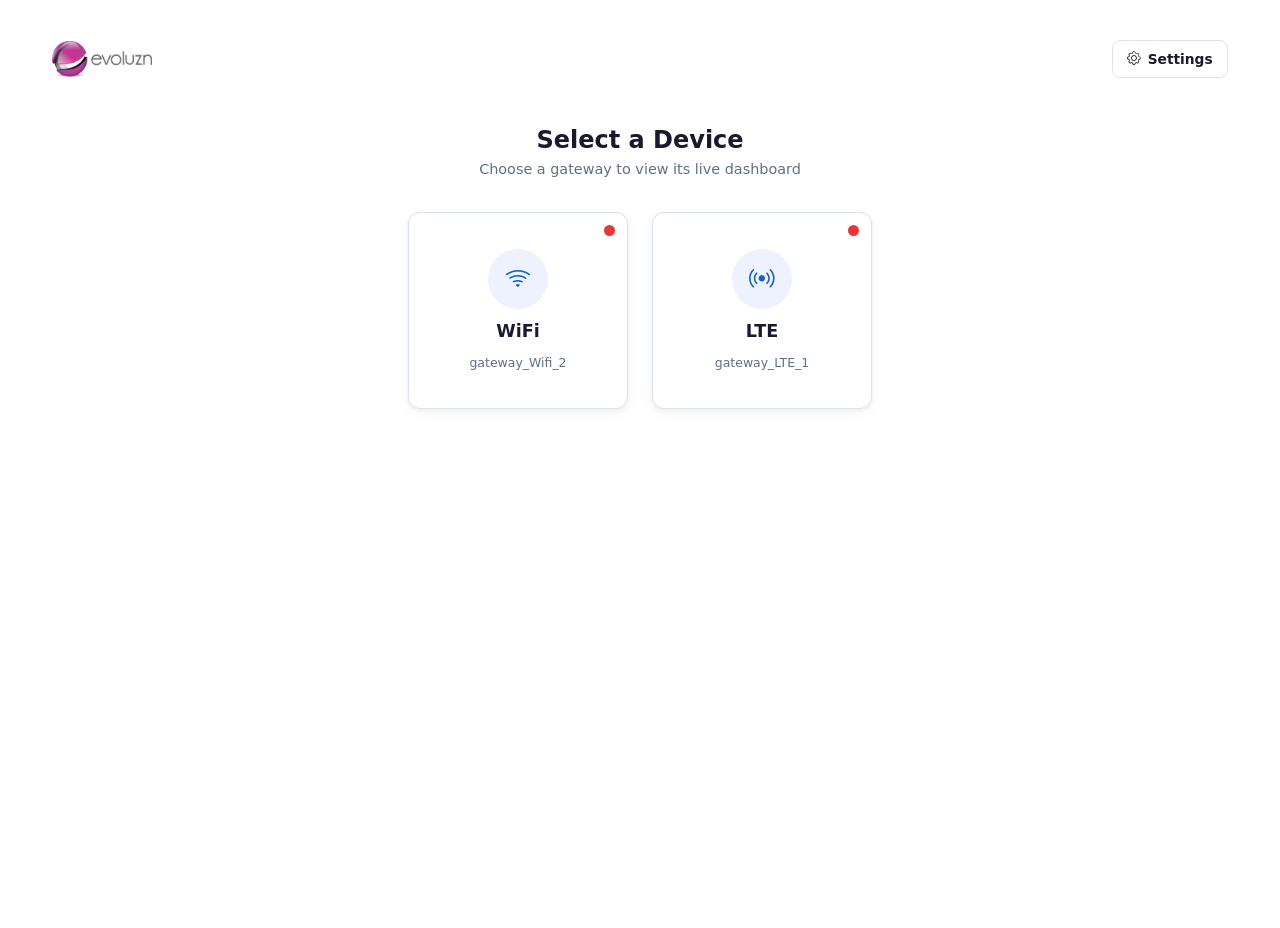
<file: template/devices.html>
<!doctype html>
<html lang="en">

<head>
  <meta charset="UTF-8">
  <meta name="viewport" content="width=device-width, initial-scale=1.0">
  <title>Devices - Evoluzn</title>
  <link rel="icon" type="image/png" href="../static/img/evoluzn_title_logo.png">

  <!-- Bootstrap 5 -->
  <link href="https://cdn.jsdelivr.net/npm/bootstrap@5.3.3/dist/css/bootstrap.min.css" rel="stylesheet">
  <!-- Bootstrap Icons -->
  <link href="https://cdn.jsdelivr.net/npm/bootstrap-icons@1.11.3/font/bootstrap-icons.min.css" rel="stylesheet">

  <link rel="stylesheet" href="../static/css/style.css">

  <!-- Socket.IO client -->
  <script src="https://cdn.socket.io/4.7.5/socket.io.min.js"></script>

  <style>
    .evl-modal-overlay {
      display: none;
      position: fixed;
      inset: 0;
      background: rgba(0, 0, 0, 0.45);
      z-index: 9999;
      align-items: center;
      justify-content: center;
    }

    .evl-modal {
      background: #fff;
      border-radius: 14px;
      width: 100%;
      max-width: 420px;
      margin: 1rem;
      box-shadow: 0 12px 40px rgba(0, 0, 0, 0.18);
    }

    .evl-modal-head {
      display: flex;
      align-items: center;
      justify-content: space-between;
      padding: 1rem 1.25rem 0.75rem;
      border-bottom: 1px solid #eee;
    }

    .evl-modal-head h5 {
      margin: 0;
      font-size: 1rem;
      font-weight: 600;
      color: #1a1a2e;
    }

    .evl-modal-x {
      background: none;
      border: none;
      font-size: 1.4rem;
      line-height: 1;
      color: #607080;
      cursor: pointer;
    }

    .evl-modal-body {
      padding: 1rem 1.25rem;
      display: flex;
      flex-direction: column;
      gap: 0.75rem;
    }

    .evl-field {
      display: flex;
      flex-direction: column;
      gap: 0.25rem;
    }

    .evl-field label {
      font-size: 0.78rem;
      font-weight: 600;
      color: #607080;
    }

    .evl-field input {
      border: 1px solid #dde3ea;
      border-radius: 7px;
      padding: 0.4rem 0.65rem;
      font-size: 0.88rem;
      outline: none;
    }

    .evl-field input:focus {
      border-color: #1565c0;
    }

    .evl-modal-foot {
      display: flex;
      justify-content: flex-end;
      gap: 0.5rem;
      padding: 0.75rem 1.25rem 1rem;
      border-top: 1px solid #eee;
    }
  </style>
</head>

<body>

  <!-- Navbar -->
  <nav class="navbar navbar-light evl-navbar">
    <div class="container-fluid d-flex align-items-center justify-content-between">
      <a class="navbar-brand d-flex align-items-center gap-2" href="#">
        <img src="../static/img/logo.png" alt="Evoluzn Logo" class="evl-logo">
      </a>

      <!-- Settings Dropdown -->
      <div class="position-relative">
        <button class="evl-settings-btn" id="btnSettings" title="Settings">
          <i class="bi bi-gear"></i>
          <span class="d-none d-sm-inline">Settings</span>
        </button>

        <div id="settingsDropdown" class="evl-account-dropdown d-none">
          <a href="/profile" class="evl-account-item">
            <i class="bi bi-person"></i> Profile
          </a>
          <a href="#" class="evl-account-item" id="btnConfigureAPI">
            <i class="bi bi-key"></i> Configure API
          </a>
          <div class="evl-account-divider"></div>
          <a href="/logout" class="evl-account-item evl-account-danger">
            <i class="bi bi-box-arrow-right"></i> Log Out
          </a>
        </div>
      </div>
    </div>
  </nav>

  <!-- Main Content -->
  <main class="evl-devices-wrap">
    <h4 class="evl-devices-title">Select a Device</h4>
    <p class="evl-devices-subtitle">Choose a gateway to view its live dashboard</p>

    <div class="evl-devices-grid">
      <a href="/dashboard?device=gateway_Wifi_2" class="evl-device-card" data-device="gateway_Wifi_2">
        <span class="evl-status-dot offline"></span>
        <div class="evl-device-icon"><i class="bi bi-wifi"></i></div>
        <div class="evl-device-name">WiFi</div>
        <div class="evl-device-sub">gateway_Wifi_2</div>
      </a>

      <a href="/dashboard?device=gateway_LTE_1" class="evl-device-card" data-device="gateway_LTE_1">
        <span class="evl-status-dot offline"></span>
        <div class="evl-device-icon"><i class="bi bi-broadcast"></i></div>
        <div class="evl-device-name">LTE</div>
        <div class="evl-device-sub">gateway_LTE_1</div>
      </a>
    </div>
  </main>

  <!-- Configure API Modal -->
  <div class="evl-modal-overlay" id="evlConfigModal">
    <div class="evl-modal">
      <div class="evl-modal-head">
        <h5><i class="bi bi-link-45deg me-1"></i> Configure URL to publish</h5>
        <button class="evl-modal-x" id="btnModalClose">&times;</button>
      </div>
      <div class="evl-modal-body">
        <div class="evl-field">
          <label>Company Name</label>
          <input type="text" id="cfgCompany" placeholder="e.g. Evoluzn" />
        </div>
        <div class="evl-field">
          <label>URL</label>
          <input type="text" id="cfgURL" placeholder="e.g. https://evoluzn.org/publish" />
        </div>
        <div id="cfgMsg" style="font-size: 0.82rem;"></div>
      </div>
      <div class="evl-modal-foot">
        <button class="btn btn-sm btn-secondary" id="btnModalCancel">Cancel</button>
        <button class="btn btn-sm" id="cfgSaveBtn" style="background:#1565c0;color:#fff;font-weight:500;">Save</button>
      </div>
    </div>
  </div>

  <script>
    // ── Settings dropdown ──────────────────────────────────────────
    const btnSettings = document.getElementById("btnSettings");
    const settingsDropdown = document.getElementById("settingsDropdown");

    btnSettings.addEventListener("click", (e) => {
      e.stopPropagation();
      settingsDropdown.classList.toggle("d-none");
    });

    document.addEventListener("click", (e) => {
      if (!settingsDropdown.contains(e.target) && !btnSettings.contains(e.target)) {
        settingsDropdown.classList.add("d-none");
      }
    });

    // ── Configure API Modal ────────────────────────────────────────
    const modal = document.getElementById("evlConfigModal");

    function openConfigModal() {
      document.getElementById("cfgCompany").value = localStorage.getItem("cfg_company") || "";
      document.getElementById("cfgURL").value = localStorage.getItem("cfg_url") || "";
      document.getElementById("cfgMsg").textContent = "";
      modal.style.display = "flex";
      settingsDropdown.classList.add("d-none");
    }

    function closeConfigModal() {
      modal.style.display = "none";
    }

    document.getElementById("btnConfigureAPI").addEventListener("click", (e) => {
      e.preventDefault();
      openConfigModal();
    });

    document.getElementById("btnModalClose").addEventListener("click", closeConfigModal);
    document.getElementById("btnModalCancel").addEventListener("click", closeConfigModal);

    // Close on overlay background click
    modal.addEventListener("click", (e) => {
      if (e.target === modal) closeConfigModal();
    });

    
    // Save
    document.getElementById("cfgSaveBtn").addEventListener("click", () => {
      const company = document.getElementById("cfgCompany").value.trim();
      const url = document.getElementById("cfgURL").value.trim();
      const msg = document.getElementById("cfgMsg");

      if (!company || !url) {
        msg.style.color = "#dc3545";
        msg.textContent = "Both fields are required.";
        return;
      }

      // Save to localStorage (for display)
      localStorage.setItem("cfg_company", company);
      localStorage.setItem("cfg_url", url);

      // ── Send URL to server so app.py can forward MQTT data ──
      fetch("/save_config", {
        method: "POST",
        headers: { "Content-Type": "application/json" },
        body: JSON.stringify({ company, url })
      })
        .then(res => res.json())
        .then(() => {
          msg.style.color = "#2e7d32";
          msg.textContent = "✅ Saved successfully!";
          setTimeout(closeConfigModal, 1000);
        })
        .catch(() => {
          msg.style.color = "#dc3545";
          msg.textContent = "❌ Failed to save to server.";
        });
    });

    // ── Constants ──────────────────────────────────────────────────
    const OFFLINE_TIMEOUT_MS = 60 * 1000; // 1 min
    const offlineTimers = {};

    // ── Helpers ────────────────────────────────────────────────────
    function setDeviceStatus(deviceId, isOnline) {
      const card = document.querySelector(`.evl-device-card[data-device="${deviceId}"]`);
      if (!card) return;
      const dot = card.querySelector(".evl-status-dot");
      dot.classList.toggle("online", isOnline);
      dot.classList.toggle("offline", !isOnline);
      localStorage.setItem(`device_online_${deviceId}`, isOnline ? "1" : "0");
    }

    function getLastSeen(deviceId) {
      const val = localStorage.getItem(`last_seen_${deviceId}`);
      return val ? parseInt(val, 10) : null;
    }

    function setLastSeen(deviceId) {
      localStorage.setItem(`last_seen_${deviceId}`, Date.now().toString());
    }

    function scheduleOffline(deviceId) {
      clearTimeout(offlineTimers[deviceId]);
      const lastSeen = getLastSeen(deviceId);
      if (!lastSeen) return;
      const remaining = OFFLINE_TIMEOUT_MS - (Date.now() - lastSeen);
      if (remaining <= 0) {
        setDeviceStatus(deviceId, false);
      } else {
        offlineTimers[deviceId] = setTimeout(() => setDeviceStatus(deviceId, false), remaining);
      }
    }

    function markOnline(deviceId) {
      setLastSeen(deviceId);
      setDeviceStatus(deviceId, true);
      scheduleOffline(deviceId);
    }

    // ── On page load: restore status from localStorage ─────────────
    const knownDevices = ["gateway_Wifi_2", "gateway_LTE_1"];
    knownDevices.forEach((deviceId) => {
      const lastSeen = getLastSeen(deviceId);
      if (lastSeen && (Date.now() - lastSeen) < OFFLINE_TIMEOUT_MS) {
        setDeviceStatus(deviceId, true);
        scheduleOffline(deviceId);
      } else {
        setDeviceStatus(deviceId, false);
      }
    });

    // ── Socket: live updates ───────────────────────────────────────
    const socket = io();
    socket.on("device_status", (data) => markOnline(data.device_id));
  </script>
</body>

</html>
</file>
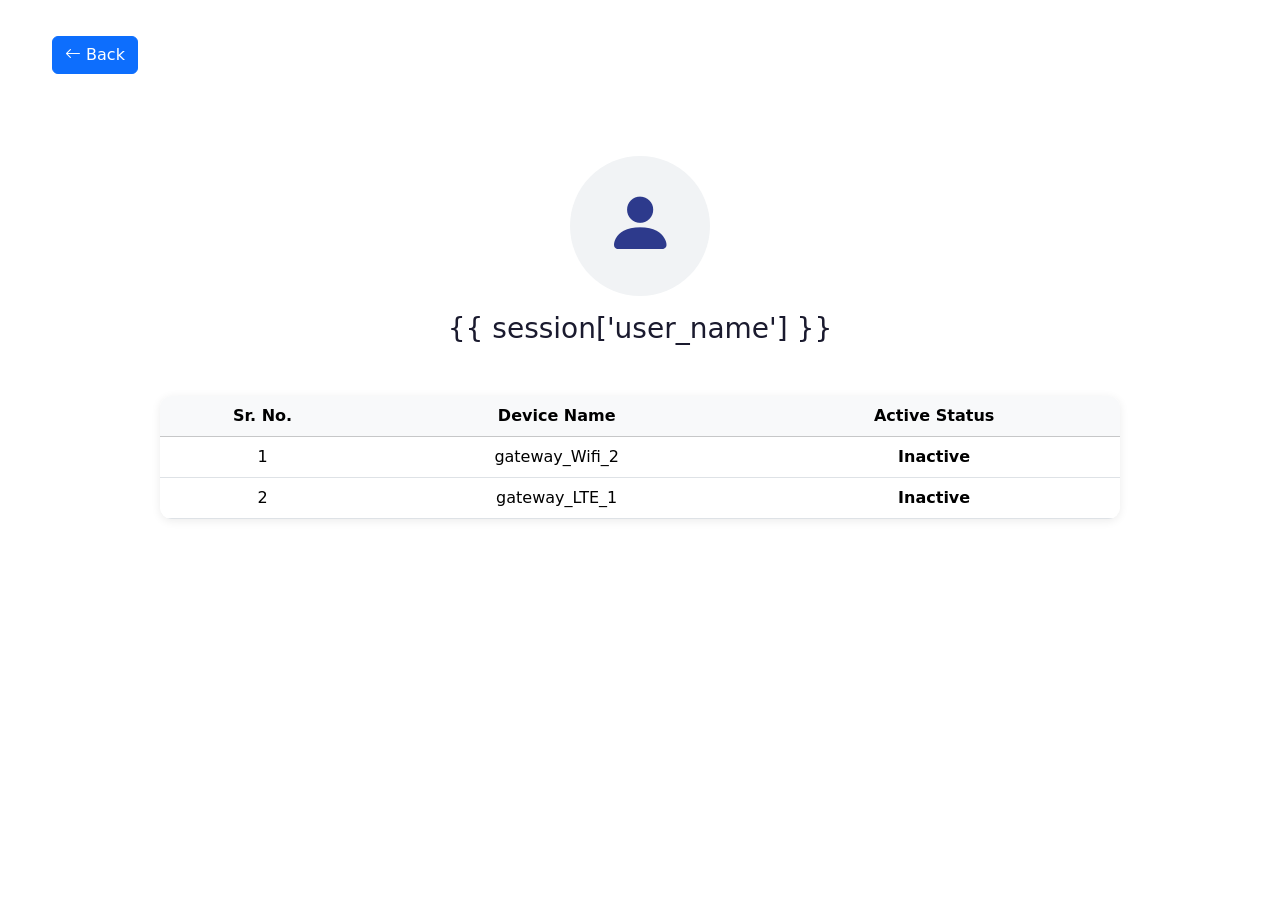
<file: template/profile.html>
<!doctype html>
<html lang="en">

<head>
    <meta charset="UTF-8">
    <meta name="viewport" content="width=device-width, initial-scale=1.0">
    <title>Profile - Evoluzn</title>

    <link rel="icon" type="image/png" href="../static/img/evoluzn_title_logo.png">

    <link href="https://cdn.jsdelivr.net/npm/bootstrap@5.3.3/dist/css/bootstrap.min.css" rel="stylesheet">
    <link href="https://cdn.jsdelivr.net/npm/bootstrap-icons@1.11.3/font/bootstrap-icons.min.css" rel="stylesheet">

    <link rel="stylesheet" href="../static/css/style.css">

    <style>
        .profile-container {
            max-width: 1000px;
            margin: 50px auto;
            padding: 20px;
        }

        .profile-top {
            text-align: center;
            margin-bottom: 50px;
        }

        .profile-icon {
            width: 140px;
            height: 140px;
            border-radius: 50%;
            background: #f1f3f5;
            display: inline-flex;
            align-items: center;
            justify-content: center;
            font-size: 70px;
            color: #2d3a8c;
        }

        .device-table {
            background: #fff;
            border-radius: 12px;
            overflow: hidden;
            box-shadow: 0 2px 10px rgba(0, 0, 0, 0.08);
        }

        .status-active {
            color: #198754;
            font-weight: 600;
        }

        .status-inactive {
            color: #dc3545;
            font-weight: 600;
        }
    </style>
</head>

<body>

    <nav class="navbar navbar-light evl-navbar">
        <div class="container-fluid">
            <a href="/devices" class="btn btn-primary">
                <i class="bi bi-arrow-left"></i> Back
            </a>
        </div>
    </nav>

    <div class="profile-container">

        <div class="profile-top">
            <div class="profile-icon">
                <i class="bi bi-person-fill"></i>
            </div>

            <h3 class="mt-3">{{ session['user_name'] }}</h3>
        </div>

        <div class="device-table">
            <table class="table table-hover mb-0 text-center">
                <thead class="table-light">
                    <tr>
                        <th>Sr. No.</th>
                        <th>Device Name</th>
                        <th>Active Status</th>
                    </tr>
                </thead>

                <tbody>
                    <tr>
                        <td>1</td>
                        <td>gateway_Wifi_2</td>
                        <td id="status_gateway_Wifi_2">--</td>
                    </tr>
                    <tr>
                        <td>2</td>
                        <td>gateway_LTE_1</td>
                        <td id="status_gateway_LTE_1">--</td>
                    </tr>
                </tbody>
            </table>
        </div>

    </div>


    <script src="https://cdn.socket.io/4.7.5/socket.io.min.js"></script>
    <script>
        const devices = ["gateway_Wifi_2", "gateway_LTE_1"];

        function updateStatuses() {
            devices.forEach((deviceId) => {
                const cell = document.getElementById(`status_${deviceId}`);
                if (!cell) return;

                const isOnline = localStorage.getItem(`device_online_${deviceId}`) === "1";

                cell.textContent = isOnline ? "Active" : "Inactive";
                cell.className = isOnline ? "status-active" : "status-inactive";
            });
        }

        updateStatuses();
        setInterval(updateStatuses, 5000);
    </script>
</body>

</html>
</file>
<file: static/css/style.css>
/* ─────────────────────────────────────────────
   Evoluzn Dashboard — style.css
───────────────────────────────────────────── */

:root {
  --bg:           #FFFFFF;
  --surface:      #FFFFFF;
  --primary:      #1565C0;
  --label-blue:   #1976D2;
  --text-dark:    #1A1A2E;
  --text-muted:   #607080;
  --border:       #DDE3EA;
  --radius-card:  12px;
  --radius-btn:   8px;
  --shadow-card:  0 1px 4px rgba(0,0,0,.06), 0 4px 16px rgba(0,0,0,.04);
  --shadow-hover: 0 4px 16px rgba(21, 101, 192, .15);
}

/* ── Base ── */
*, *::before, *::after { box-sizing: border-box; }

body {
  background: var(--bg);
  color: var(--text-dark);
  font-family: 'Segoe UI', system-ui, -apple-system, sans-serif;
  min-height: 100vh;
  margin: 0;
}

/* ── Desktop page margin ── */
@media (min-width: 992px) {
  body {
    padding: 24px;
  }
}

/* ── Navbar ── */
.evl-navbar {
  background: var(--surface);
  padding: 0.75rem 1rem;
}

.evl-logo {
  height: 36px;
  width: auto;
  object-fit: contain;
}

@media (max-width: 576px) {
  .evl-navbar {
    margin-top: 2.5rem;
    margin-bottom: 0.5rem;
  }
}

.evl-brand-name {
  font-size: 1.8rem;
  letter-spacing: -0.02em;
  color: var(--text-dark);
}

/* ── Sensor Cards ── */
.evl-card {
  background: var(--surface);
  border: 1px solid var(--border);
  border-radius: var(--radius-card);
  padding: 1rem 1.25rem 1.1rem;
  box-shadow: var(--shadow-card);
  transition: box-shadow .2s ease, transform .2s ease;
}

.evl-card:hover {
  box-shadow: var(--shadow-hover);
  transform: translateY(-2px);
}

.evl-card-label {
  font-size: 1 rem;
  font-weight: 600;
  color: var(--label-blue);
  letter-spacing: 0.04em;
  text-transform: uppercase;
  margin-bottom: 0.25rem;
}

.evl-card-value {
  font-size: 2.1rem;
  font-weight: 700;
  color: var(--text-dark);
  line-height: 1.1;
}

/* ── Graph Section ── */
.evl-graph-section {
  background: var(--surface);
  border: 1px solid var(--border);
  border-radius: var(--radius-card);
  box-shadow: var(--shadow-card);
}

.evl-graph-title {
  font-size: 1.05rem;
  font-weight: 700;
  color: var(--text-dark);
  letter-spacing: -0.01em;
}

.evl-filter-opt {
  background: none;
  border: none;
  text-align: left;
  padding: 0.35rem 0.6rem;
  border-radius: 6px;
  font-size: 0.82rem;
  font-weight: 500;
  cursor: pointer;
}

.evl-filter-opt:hover { background: #F0F2F5; }
.evl-filter-opt.active { background: #EEF2FF; color: #1A1A2E !important; font-weight: 600; }

/* ── Toolbar Buttons ── */
.evl-btn {
  display: inline-flex;
  align-items: center;
  background: var(--surface);
  border: 1px solid var(--border);
  border-radius: var(--radius-btn);
  padding: 0.42rem 0.85rem;
  font-size: 0.84rem;
  font-weight: 500;
  color: var(--text-dark);
  cursor: pointer;
  transition: border-color .18s, background .18s, box-shadow .18s;
  white-space: nowrap;
}

.evl-btn:hover {
  border-color: var(--primary);
  background: #EEF3FB;
  color: var(--primary);
  box-shadow: 0 2px 8px rgba(21, 101, 192, .12);
}

.evl-btn:active {
  background: #DDEAF8;
}

/* ── Date Range Badge ── */
.evl-badge {
  display: inline-flex;
  align-items: center;
  gap: 0.3rem;
  background: #EEF3FB;
  border: 1px solid #B3CDF5;
  border-radius: 20px;
  padding: 0.3rem 0.75rem;
  font-size: 0.8rem;
  color: var(--primary);
  font-weight: 500;
}

.evl-badge-clear {
  background: none;
  border: none;
  cursor: pointer;
  color: var(--primary);
  padding: 0;
  line-height: 1;
  font-size: 1rem;
  display: flex;
  align-items: center;
  opacity: 0.7;
  transition: opacity .15s;
}
.evl-badge-clear:hover { opacity: 1; }

/* ── Chart ── */
.evl-chart-wrapper {
  position: relative;
  width: 100%;
  height: 340px;
}

@media (max-width: 576px) {
  .evl-chart-wrapper { height: 240px; }
}

/* ── Filter Dropdown ── */
.evl-dropdown {
  position: absolute;
  top: calc(100% + 6px);
  right: 0;
  background: #fff;
  border: 1px solid var(--border);
  border-radius: 10px;
  padding: 0.75rem;
  min-width: 215px;
  box-shadow: 0 6px 24px rgba(0,0,0,.10);
  z-index: 1000;
}



.evl-filter-hint {
  font-size: 0.8rem;
  color: var(--text-muted);
}

.evl-filter-item {
  display: flex;
  align-items: center;
  gap: 0.65rem;
  cursor: pointer;
  font-size: 0.88rem;
  font-weight: 500;
  color: var(--text-dark);
  user-select: none;
  padding: 0.3rem 0;
}

.evl-filter-dot {
  display: inline-block;
  width: 14px;
  height: 14px;
  border-radius: 3px;
  flex-shrink: 0;
}

.evl-checkbox {
  accent-color: var(--primary);
  width: 16px;
  height: 16px;
  cursor: pointer;
  flex-shrink: 0;
}

.flatpickr-calendar {
  border-radius: 8px !important;
  border: 1px solid var(--border) !important;
}

.flatpickr-calendar.static {
  top: calc(100% + 6px) !important;
  left: auto !important;
  right: 0 !important;
}

.flatpickr-day.selected,
.flatpickr-day.startRange,
.flatpickr-day.endRange {
  background: var(--primary) !important;
  border-color: var(--primary) !important;
}

.flatpickr-day.inRange {
  background: #DDEAF8 !important;
  border-color: #DDEAF8 !important;
}

/* ── Responsive adjustments ── */
@media (max-width: 480px) {
  .evl-card-value { font-size: 1.6rem; }
  .evl-card { padding: 0.8rem 1rem; }
  .evl-graph-title { font-size: 0.95rem; }
}

/* ── Flatpickr calendar compact override ─────────────────────────── */
.flatpickr-calendar {
  font-size: 11px !important;
  width: 230px !important;
  box-shadow: 0 8px 24px rgba(0,0,0,0.12) !important;
  border: 1px solid #DDE3EA !important;
  border-radius: 10px !important;
  padding: 6px !important;
}
.flatpickr-months .flatpickr-month {
  height: 30px !important;
}
.flatpickr-current-month {
  font-size: 12px !important;
  padding-top: 4px !important;
}
.flatpickr-weekdays {
  height: 24px !important;
}
span.flatpickr-weekday {
  font-size: 10px !important;
}
.flatpickr-day {
  max-width: 28px !important;
  height: 28px !important;
  line-height: 28px !important;
  font-size: 11px !important;
  border-radius: 6px !important;
}
.flatpickr-day.selected {
  background: #1565C0 !important;
  border-color: #1565C0 !important;
}
.flatpickr-day.today {
  border-color: #1565C0 !important;
  color: #1565C0 !important;
}

/* ── Settings Button (Devices page) ── */
.evl-settings-btn {
  display: inline-flex;
  align-items: center;
  gap: 0.4rem;
  background: var(--surface);
  border: 1px solid var(--border);
  border-radius: var(--radius-btn);
  padding: 0.45rem 0.9rem;
  font-size: 0.86rem;
  font-weight: 600;
  color: var(--text-dark);
  cursor: pointer;
}
.evl-settings-btn:hover { border-color: var(--primary); background: #EEF3FB; color: var(--primary); }

/* ── Account Dropdown ── */
.evl-account-dropdown {
  position: absolute;
  top: calc(100% + 8px);
  right: 0;
  background: #fff;
  border: 1px solid var(--border);
  border-radius: 12px;
  padding: 0.5rem;
  min-width: 200px;
  box-shadow: 0 6px 24px rgba(0,0,0,.10);
  z-index: 1000;
}
.evl-account-item {
  display: flex;
  align-items: center;
  gap: 0.65rem;
  padding: 0.55rem 0.65rem;
  border-radius: 8px;
  font-size: 0.88rem;
  font-weight: 500;
  color: var(--text-dark);
  text-decoration: none;
}
.evl-account-item i { font-size: 1rem; color: var(--primary); }
.evl-account-item:hover { background: #F0F2F5; color: var(--text-dark); }
.evl-account-danger i { color: #e53935 !important; }
.evl-account-divider { height: 1px; background: var(--border); margin: 0.3rem 0; }

/* ── Devices Page ── */
.evl-devices-wrap {
  min-height: calc(100vh - 90px);
  display: flex;
  flex-direction: column;
  align-items: center;
  text-align: center;
  padding: 2rem 1.5rem;
}
.evl-devices-title { font-weight: 700; color: var(--text-dark); margin-bottom: 0.25rem; }
.evl-devices-subtitle { color: var(--text-muted); font-size: 0.9rem; margin-bottom: 2rem; }
.evl-devices-grid { display: flex; flex-wrap: wrap; gap: 1.5rem; justify-content: center; }
.evl-device-card {
  position: relative;
  background: var(--surface);
  border: 1px solid var(--border);
  border-radius: var(--radius-card);
  box-shadow: var(--shadow-card);
  padding: 2.2rem 2.5rem;
  width: 220px;
  text-decoration: none;
  color: var(--text-dark);
  display: flex;
  flex-direction: column;
  align-items: center;
  gap: 0.6rem;
  transition: box-shadow .2s ease, transform .2s ease, border-color .2s ease;
}
.evl-device-card:hover { box-shadow: var(--shadow-hover); transform: translateY(-3px); border-color: var(--primary); color: var(--text-dark); }
.evl-device-icon {
  width: 60px; height: 60px; border-radius: 50%;
  background: #EEF2FF; display: flex; align-items: center; justify-content: center;
  font-size: 1.6rem; color: var(--primary);
}
.evl-device-name { font-size: 1.1rem; font-weight: 700; }
.evl-device-sub { font-size: 0.78rem; color: var(--text-muted); }

@media (max-width: 480px) {
  .evl-device-card { width: 150px; padding: 1.6rem 1rem; }
  .evl-device-icon { width: 50px; height: 50px; font-size: 1.3rem; }
}


/* ── Device Status Dot ── */
.evl-status-dot {
  position: absolute;
  top: 12px;
  right: 12px;
  width: 11px;
  height: 11px;
  border-radius: 50%;
  background: #bbb;
  box-shadow: 0 0 0 2px #fff;
}
.evl-status-dot.online  { background: #2e7d32; box-shadow: 0 0 0 2px #fff, 0 0 6px rgba(46,125,50,.6); }
.evl-status-dot.offline { background: #e53935; box-shadow: 0 0 0 2px #fff; }


/* ───────────────────────────────────────────────
   Configure URL to publish — modal styles
─────────────────────────────────────────────── */

.evl-modal-overlay {
  position: fixed;
  inset: 0;
  background: rgba(0, 0, 0, 0.45);
  display: none;
  align-items: center;
  justify-content: center;
  z-index: 10000;
}
.evl-modal-overlay.show {
  display: flex;
}

.evl-modal {
  background: #fff;
  border-radius: 14px;
  width: 420px;
  max-width: calc(100% - 2rem);
  box-shadow: 0 20px 50px rgba(0, 0, 0, 0.25);
  overflow: hidden;
}

.evl-modal-head {
  display: flex;
  align-items: center;
  justify-content: space-between;
  padding: 1rem 1.2rem;
  border-bottom: 1px solid #edf0f3;
}
.evl-modal-head h5 {
  margin: 0;
  font-size: 1.05rem;
  font-weight: 700;
  color: #1a1a2e;
}
.evl-modal-x {
  background: none;
  border: none;
  font-size: 1.3rem;
  color: #607080;
  cursor: pointer;
  line-height: 1;
}

.evl-modal-body {
  padding: 1.2rem;
}
.evl-modal-foot {
  padding: 0.9rem 1.2rem;
  border-top: 1px solid #edf0f3;
  display: flex;
  justify-content: flex-end;
  gap: 0.6rem;
}

.evl-field {
  margin-bottom: 0.9rem;
}
.evl-field label {
  display: block;
  font-size: 0.78rem;
  color: #607080;
  margin-bottom: 0.25rem;
  font-weight: 600;
}
.evl-field input {
  width: 100%;
  padding: 0.55rem 0.7rem;
  border: 1px solid #dde3ea;
  border-radius: 8px;
  font-size: 0.9rem;
}
.evl-field input:focus {
  outline: none;
  border-color: #1565c0;
  box-shadow: 0 0 0 3px rgba(21, 101, 192, 0.12);
}
</file>
